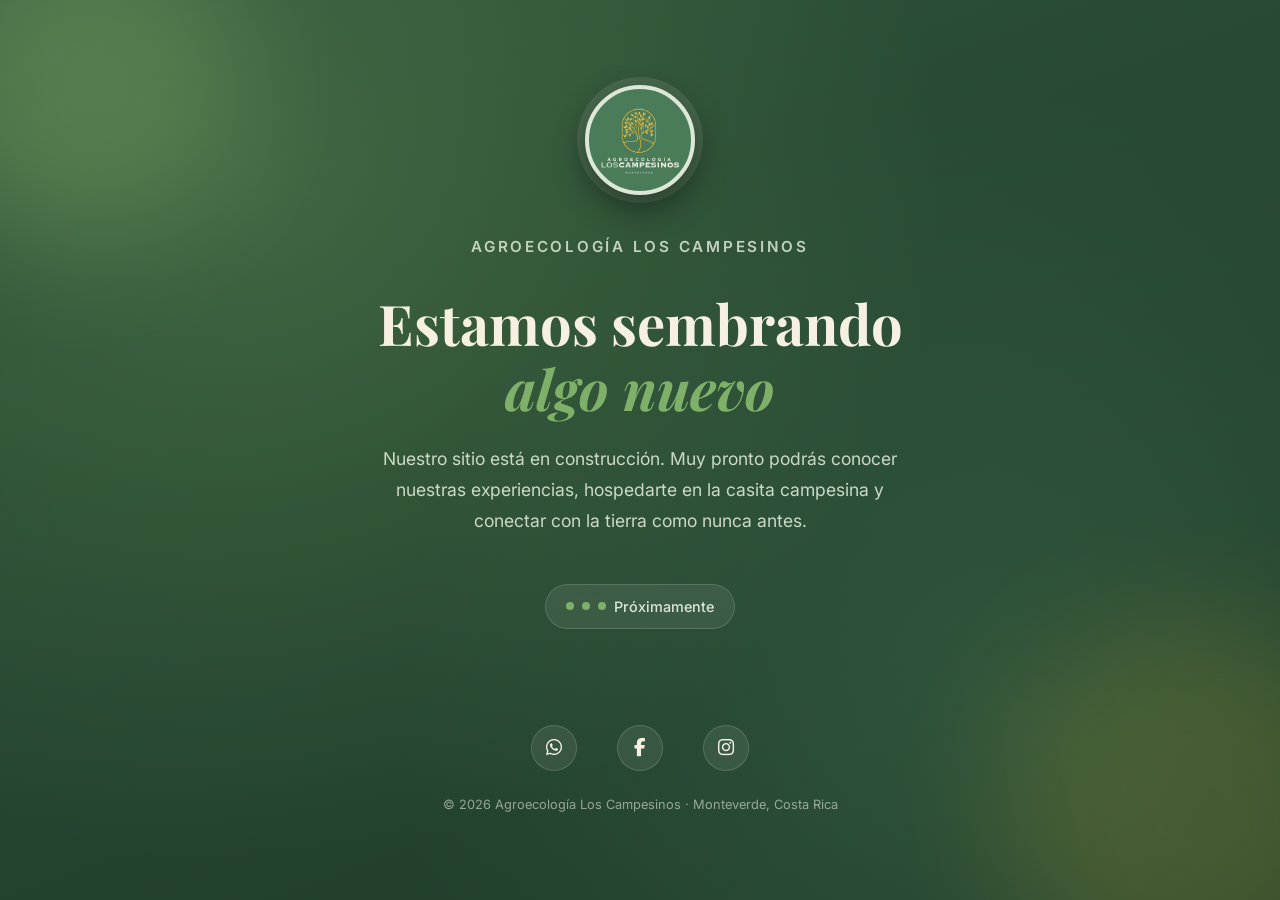
<file: index.html>
<!DOCTYPE html>
<html lang="es">
<head>
  <meta charset="UTF-8" />
  <meta name="viewport" content="width=device-width, initial-scale=1.0, viewport-fit=cover" />
  <meta name="description" content="Agroecología Los Campesinos — Muy pronto. Un proyecto de vida que conecta con la tierra." />
  <meta name="robots" content="noindex" />
  <title>Agroecología Los Campesinos — Muy pronto</title>

  <link rel="preconnect" href="https://fonts.googleapis.com" />
  <link rel="preconnect" href="https://fonts.gstatic.com" crossorigin />
  <link href="https://fonts.googleapis.com/css2?family=Inter:wght@400;500;600;700&family=Playfair+Display:wght@600;700&display=swap" rel="stylesheet" />

  <link rel="stylesheet" href="https://cdnjs.cloudflare.com/ajax/libs/font-awesome/6.5.1/css/all.min.css" />

  <link rel="stylesheet" href="assets/css/paleta.css" />
  <link rel="icon" type="image/png" href="assets/src/logo.png" />

  <style>
    /* Estilos exclusivos de esta página "en construcción" */
    .construccion {
      min-height: 100vh;
      min-height: 100svh;
      display: flex;
      flex-direction: column;
      align-items: center;
      justify-content: center;
      position: relative;
      overflow: hidden;
      background:
        radial-gradient(circle at 20% 20%, rgba(127, 176, 105, 0.25), transparent 55%),
        radial-gradient(circle at 80% 80%, rgba(74, 124, 89, 0.35), transparent 50%),
        linear-gradient(160deg, var(--verde-bosque) 0%, #1e3a28 100%);
      color: var(--crema);
      text-align: center;
      padding: var(--esp-lg) var(--esp-md);
    }

    /* Hojas decorativas en el fondo */
    .construccion::before,
    .construccion::after {
      content: "";
      position: absolute;
      border-radius: 50%;
      filter: blur(60px);
      opacity: 0.35;
      pointer-events: none;
    }
    .construccion::before {
      width: 320px; height: 320px;
      top: -80px; left: -80px;
      background: var(--verde-hoja);
      animation: flotar 14s ease-in-out infinite;
    }
    .construccion::after {
      width: 380px; height: 380px;
      bottom: -100px; right: -100px;
      background: var(--ocre);
      opacity: 0.18;
      animation: flotar 18s ease-in-out infinite reverse;
    }

    @keyframes flotar {
      0%, 100% { transform: translate(0, 0) scale(1); }
      50%      { transform: translate(30px, -30px) scale(1.08); }
    }

    .construccion__contenido {
      position: relative;
      z-index: 2;
      display: flex;
      flex-direction: column;
      align-items: center;
      gap: var(--esp-md);
      max-width: 640px;
      animation: aparecer 1s cubic-bezier(0.22, 1, 0.36, 1) both;
    }

    @keyframes aparecer {
      from { opacity: 0; transform: translateY(24px); }
      to   { opacity: 1; transform: translateY(0); }
    }

    /* Logo con el mismo marco del sitio */
    .construccion__logo {
      display: flex;
      align-items: center;
      justify-content: center;
      width: 110px;
      height: 110px;
      border-radius: 50%;
      background: var(--verde-tierra);
      border: 4px solid var(--verde-menta);
      box-shadow:
        0 12px 32px rgba(0, 0, 0, 0.45),
        0 0 0 8px rgba(220, 232, 213, 0.12);
      overflow: hidden;
      margin-bottom: var(--esp-sm);
      animation: respirar 4s ease-in-out infinite;
    }

    @keyframes respirar {
      0%, 100% { transform: scale(1); }
      50%      { transform: scale(1.03); }
    }

    .construccion__logo img {
      width: 78%;
      height: 78%;
      object-fit: contain;
    }

    .construccion__marca {
      font-family: var(--fuente-cuerpo);
      font-weight: 600;
      font-size: 0.95rem;
      letter-spacing: 0.18em;
      text-transform: uppercase;
      color: var(--verde-menta);
      opacity: 0.85;
      text-align: center;
    }

    .construccion__titulo {
      font-family: var(--fuente-titulos);
      font-weight: 700;
      font-size: clamp(2rem, 6vw, 3.5rem);
      line-height: 1.15;
      color: var(--crema);
      text-align: center;
      margin-top: var(--esp-xs);
    }

    .construccion__titulo em {
      font-style: italic;
      color: var(--verde-hoja);
    }

    .construccion__texto {
      font-size: clamp(1rem, 2vw, 1.1rem);
      line-height: 1.75;
      color: var(--verde-menta);
      opacity: 0.9;
      text-align: center;
      max-width: 520px;
    }

    /* Indicador tipo "loading" con puntos */
    .construccion__indicador {
      display: inline-flex;
      align-items: center;
      gap: 0.5rem;
      margin-top: var(--esp-md);
      padding: 0.6rem 1.25rem;
      border-radius: var(--radio-pill);
      background: rgba(255, 255, 255, 0.08);
      border: 1px solid rgba(255, 255, 255, 0.15);
      backdrop-filter: blur(12px);
      -webkit-backdrop-filter: blur(12px);
      font-size: 0.9rem;
      color: var(--verde-menta);
      font-weight: 500;
    }

    .construccion__punto {
      width: 8px;
      height: 8px;
      border-radius: 50%;
      background: var(--verde-hoja);
      animation: pulso 1.4s ease-in-out infinite;
    }

    .construccion__punto:nth-child(2) { animation-delay: 0.2s; }
    .construccion__punto:nth-child(3) { animation-delay: 0.4s; }

    @keyframes pulso {
      0%, 100% { opacity: 0.3; transform: scale(0.85); }
      50%      { opacity: 1; transform: scale(1.15); }
    }

    /* Pie con redes */
    .construccion__pie {
      position: relative;
      z-index: 2;
      margin-top: var(--esp-xxl);
      display: flex;
      flex-direction: column;
      align-items: center;
      gap: var(--esp-md);
      animation: aparecer 1.2s cubic-bezier(0.22, 1, 0.36, 1) 0.3s both;
    }

    .construccion__redes {
      display: flex;
      gap: var(--esp-lg);
    }

    .construccion__redes a {
      display: flex;
      align-items: center;
      justify-content: center;
      width: 46px;
      height: 46px;
      border-radius: 50%;
      background: rgba(255, 255, 255, 0.08);
      border: 1px solid rgba(255, 255, 255, 0.15);
      color: var(--crema);
      font-size: 1.15rem;
      transition: transform var(--transicion-rapida), background var(--transicion-rapida), color var(--transicion-rapida);
    }

    .construccion__redes a:hover {
      transform: translateY(-4px);
      background: var(--verde-hoja);
      color: var(--verde-bosque);
    }

    .construccion__copyright {
      font-size: 0.8rem;
      color: var(--verde-menta);
      opacity: 0.6;
      text-align: center;
    }

    /* Ajustes móviles */
    @media (max-width: 480px) {
      .construccion__logo {
        width: 88px;
        height: 88px;
        border-width: 3px;
      }
      .construccion__pie {
        margin-top: var(--esp-xl);
      }
      .construccion__redes {
        gap: var(--esp-md);
      }
      .construccion__redes a {
        width: 42px;
        height: 42px;
        font-size: 1rem;
      }
    }
  </style>
</head>
<body>

  <main class="construccion">

    <div class="construccion__contenido">

      <div class="construccion__logo">
        <img src="assets/src/logo.png" alt="Agroecología Los Campesinos" />
      </div>

      <p class="construccion__marca">Agroecología Los Campesinos</p>

      <h1 class="construccion__titulo">
        Estamos sembrando <em>algo nuevo</em>
      </h1>

      <p class="construccion__texto">
        Nuestro sitio está en construcción. Muy pronto podrás conocer nuestras
        experiencias, hospedarte en la casita campesina y conectar con la tierra
        como nunca antes.
      </p>

      <div class="construccion__indicador">
        <span class="construccion__punto"></span>
        <span class="construccion__punto"></span>
        <span class="construccion__punto"></span>
        <span>Próximamente</span>
      </div>

    </div>

    <div class="construccion__pie">
      <div class="construccion__redes">
        <a href="#" aria-label="WhatsApp">
          <i class="fa-brands fa-whatsapp"></i>
        </a>
        <a href="#" aria-label="Facebook">
          <i class="fa-brands fa-facebook-f"></i>
        </a>
        <a href="#" aria-label="Instagram">
          <i class="fa-brands fa-instagram"></i>
        </a>
      </div>

      <p class="construccion__copyright">
        © <span id="anio"></span> Agroecología Los Campesinos · Monteverde, Costa Rica
      </p>
    </div>

  </main>

  <script>
    // Año dinámico
    document.getElementById('anio').textContent = new Date().getFullYear();
  </script>

</body>
</html>
</file>
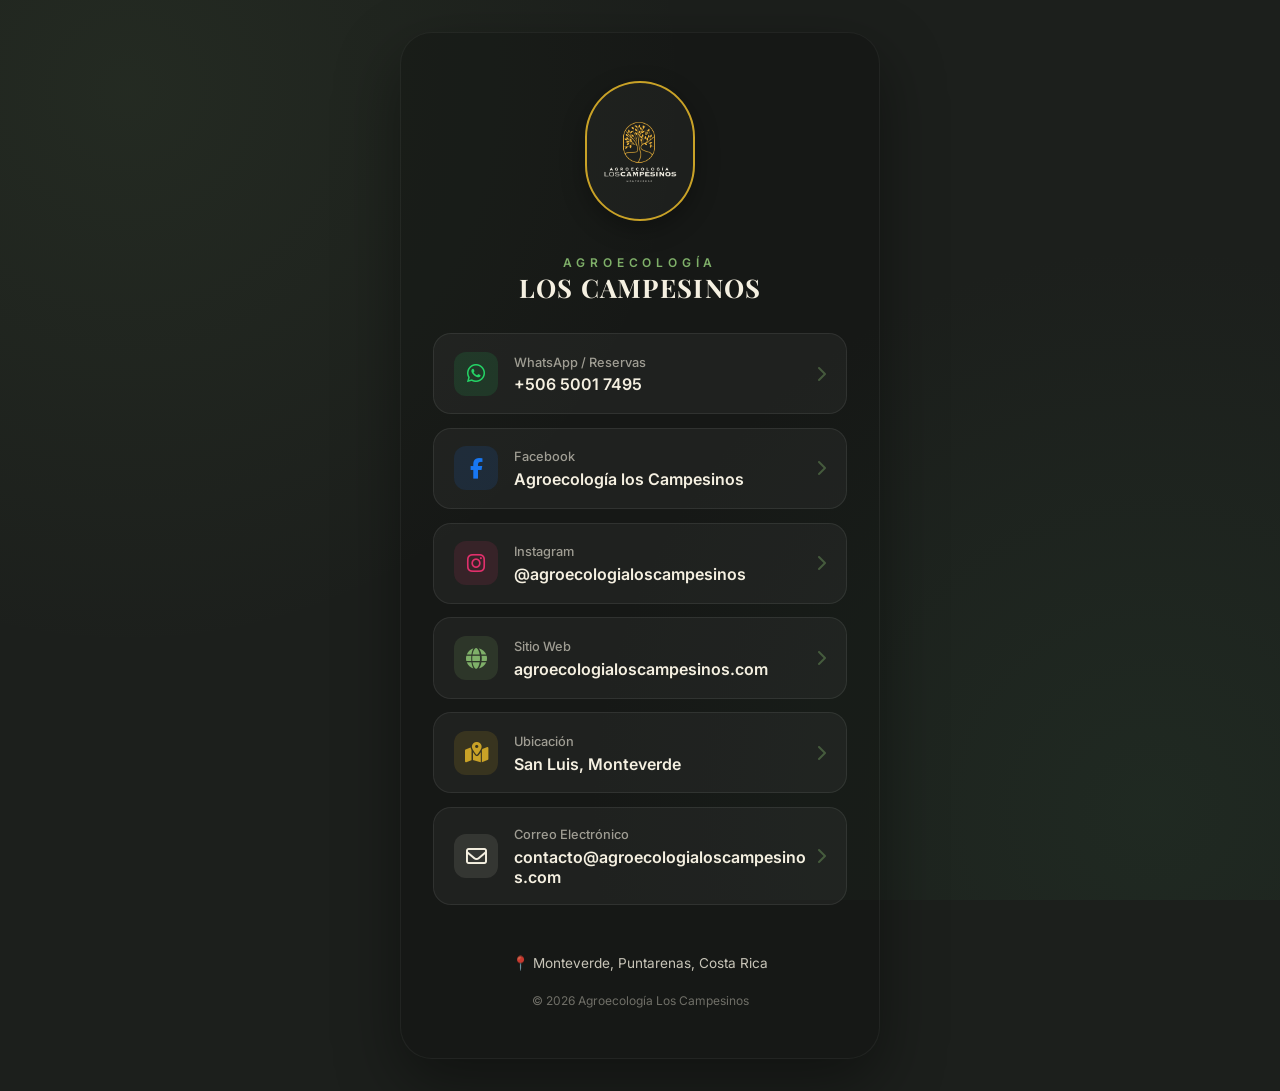
<file: contacto.html>
<!DOCTYPE html>
<html lang="es">

<head>
    <meta charset="UTF-8" />
    <meta name="viewport" content="width=device-width, initial-scale=1.0, viewport-fit=cover" />
    <meta name="description"
        content="Agroecología Los Campesinos — Contacto oficial, reservas y ubicación en Monteverde, Costa Rica." />
    <meta name="theme-color" content="#1c1f1c" />
    <title>Contacto · Agroecología Los Campesinos</title>

    <!-- Tipografías -->
    <link rel="preconnect" href="https://fonts.googleapis.com" />
    <link rel="preconnect" href="https://fonts.gstatic.com" crossorigin />
    <link
        href="https://fonts.googleapis.com/css2?family=Inter:wght@400;500;600;700&family=Playfair+Display:ital,wght@0,600;0,700;1,600&display=swap"
        rel="stylesheet" />

    <!-- Font Awesome -->
    <link rel="stylesheet" href="https://cdnjs.cloudflare.com/ajax/libs/font-awesome/6.5.1/css/all.min.css" />

    <!-- Referencia a la paleta del sitio -->
    <link rel="stylesheet" href="assets/css/paleta.css" />

    <link rel="icon" type="image/png" href="assets/src/logo.png" />

    <style>
        /* =========================================================
       ESTILOS ESPECÍFICOS DE LA PÁGINA DE CONTACTO (MODO OSCURO)
       ========================================================= */

        body {
            background-color: #1c1f1c;
            background-image:
                radial-gradient(circle at 10% 10%, rgba(127, 176, 105, 0.08), transparent 40%),
                radial-gradient(circle at 90% 90%, rgba(46, 83, 57, 0.2), transparent 40%);
            background-attachment: fixed;
            display: flex;
            flex-direction: column;
            align-items: center;
            min-height: 100vh;
            min-height: 100svh;
            padding: 0;
            margin: 0;
            -webkit-font-smoothing: antialiased;
        }

        .app-contacto {
            width: 100%;
            max-width: 480px;
            padding: 3rem 1.25rem 3rem;
            display: flex;
            flex-direction: column;
            gap: 2rem;
            position: relative;
            z-index: 1;
        }

        /* =========================================================
       HEADER: LOGO Y MARCA
       ========================================================= */
        .perfil {
            display: flex;
            flex-direction: column;
            align-items: center;
            text-align: center;
            gap: 1rem;
            animation: subir 0.8s cubic-bezier(0.22, 1, 0.36, 1) both;
        }

        .perfil__logo {
            width: 110px;
            height: 140px;
            border: 2px solid var(--ocre, #D4B87A);
            border-radius: 50% / 40%;
            display: flex;
            align-items: center;
            justify-content: center;
            padding: 1rem;
            background: rgba(255, 255, 255, 0.03);
            box-shadow: 0 8px 24px rgba(0, 0, 0, 0.3);
            margin-bottom: 0.5rem;
        }

        .perfil__logo img {
            width: 100%;
            height: 100%;
            object-fit: contain;
        }

        .perfil__marca {
            display: flex;
            flex-direction: column;
            gap: 0.2rem;
            margin-top: 0.5rem;
        }

        .perfil__marca span:first-child {
            font-size: 0.75rem;
            letter-spacing: 0.4em;
            color: var(--verde-hoja, #7FB069);
            font-weight: 600;
        }

        .perfil__marca span:last-child {
            font-family: var(--fuente-titulos, 'Playfair Display', serif);
            font-size: 1.6rem;
            letter-spacing: 0.05em;
            color: var(--crema, #F5F0E1);
            font-weight: 700;
            line-height: 1;
        }

        /* =========================================================
       BOTONES DE CONTACTO (Estilo iOS / Glassmorphism)
       ========================================================= */
        .botones {
            display: flex;
            flex-direction: column;
            gap: 0.85rem;
            animation: subir 0.8s cubic-bezier(0.22, 1, 0.36, 1) 0.15s both;
        }

        .btn {
            display: flex;
            align-items: center;
            background: rgba(255, 255, 255, 0.04);
            border: 1px solid rgba(255, 255, 255, 0.08);
            border-radius: 18px;
            padding: 1.1rem 1.25rem;
            text-decoration: none;
            color: var(--crema, #F5F0E1);
            backdrop-filter: blur(16px);
            -webkit-backdrop-filter: blur(16px);
            transition: all 0.25s cubic-bezier(0.22, 1, 0.36, 1);
            -webkit-tap-highlight-color: transparent;
            width: 100%;
            /* Asegura que ocupe todo el ancho disponible */
        }

        .btn:hover,
        .btn:focus-visible {
            transform: translateY(-2px);
            background: rgba(255, 255, 255, 0.08);
            border-color: rgba(255, 255, 255, 0.15);
            box-shadow: 0 8px 24px rgba(0, 0, 0, 0.2);
            outline: none;
        }

        .btn:active {
            transform: scale(0.98) translateY(0);
            background: rgba(255, 255, 255, 0.12);
        }

        .btn__icono {
            width: 44px;
            height: 44px;
            border-radius: 12px;
            display: flex;
            align-items: center;
            justify-content: center;
            font-size: 1.3rem;
            flex-shrink: 0;
            margin-right: 1rem;
            transition: transform 0.25s ease;
        }

        .btn:hover .btn__icono {
            transform: scale(1.1) rotate(-3deg);
        }

        /* Colores de los íconos */
        .btn--whatsapp .btn__icono {
            background: rgba(37, 211, 102, 0.12);
            color: #25D366;
        }

        .btn--facebook .btn__icono {
            background: rgba(24, 119, 242, 0.12);
            color: #1877F2;
        }

        .btn--instagram .btn__icono {
            background: rgba(225, 48, 108, 0.12);
            color: #E1306C;
        }

        .btn--web .btn__icono {
            background: rgba(127, 176, 105, 0.15);
            color: var(--verde-hoja, #7FB069);
        }

        .btn--email .btn__icono {
            background: rgba(245, 240, 225, 0.1);
            color: var(--crema, #F5F0E1);
        }

        .btn--maps .btn__icono {
            background: rgba(201, 162, 39, 0.15);
            color: var(--ocre, #D4B87A);
        }

        /* Contenido del botón */
        .btn__texto {
            display: flex;
            flex-direction: column;
            flex: 1;
            /* Ocupa todo el espacio restante */
            min-width: 0;
            /* CRUCIAL: Permite que el texto se ajuste y no empuje la flecha fuera */
            text-align: left;
        }

        .btn__titulo {
            font-size: 0.8rem;
            font-weight: 500;
            color: rgba(245, 240, 225, 0.6);
            margin-bottom: 0.15rem;
        }

        .btn__valor {
            font-size: 1rem;
            font-weight: 600;
            color: var(--crema, #F5F0E1);
            line-height: 1.2;
            /* Evita que textos muy largos rompan el diseño */
            overflow-wrap: break-word;
            word-wrap: break-word;
            word-break: break-word;
        }

        .btn__flecha {
            font-size: 1rem;
            color: var(--verde-hoja, #7FB069);
            opacity: 0.4;
            margin-left: 0.5rem;
            transition: transform 0.25s ease, opacity 0.25s ease;
            flex-shrink: 0;
            /* La flecha nunca se encoge */
        }

        .btn:hover .btn__flecha {
            transform: translateX(3px);
            opacity: 1;
        }

        /* =========================================================
       FOOTER
       ========================================================= */
        .pie {
            text-align: center;
            font-size: 0.85rem;
            color: rgba(245, 240, 225, 0.6);
            margin-top: 1rem;
            animation: subir 0.8s cubic-bezier(0.22, 1, 0.36, 1) 0.3s both;
        }

        /* Forzamos el color claro para que se vea sobre el fondo oscuro */
        .pie p {
            color: rgba(245, 240, 225, 0.8) !important;
            text-align: center;
        }

        .pie strong {
            color: var(--crema, #F5F0E1);
            font-weight: 600;
        }

        /* =========================================================
       ANIMACIONES Y RESPONSIVE
       ========================================================= */
        @keyframes subir {
            from {
                opacity: 0;
                transform: translateY(20px);
            }

            to {
                opacity: 1;
                transform: translateY(0);
            }
        }

        @media (max-width: 380px) {
            .perfil__marca span:last-child {
                font-size: 1.3rem;
            }

            .btn {
                padding: 0.9rem 1rem;
                border-radius: 14px;
            }

            .btn__icono {
                width: 38px;
                height: 38px;
                font-size: 1.1rem;
                margin-right: 0.75rem;
            }

            /* Reducimos un poco el tamaño en móviles muy pequeños para que quepa mejor el correo */
            .btn__valor {
                font-size: 0.85rem;
            }
        }

        @media (min-width: 480px) {
            body {
                justify-content: center;
            }

            .app-contacto {
                background: rgba(0, 0, 0, 0.2);
                border-radius: 32px;
                border: 1px solid rgba(255, 255, 255, 0.05);
                box-shadow: 0 24px 64px rgba(0, 0, 0, 0.4);
                padding: 3rem 2rem;
                margin: 2rem 0;
            }
        }
    </style>
</head>

<body>

    <main class="app-contacto">

        <!-- HEADER: Logo + Marca -->
        <header class="perfil">
            <div class="perfil__logo">
                <img src="assets/src/logo.png" alt="Logo Agroecología Los Campesinos" />
            </div>

            <div class="perfil__marca">
                <span>AGROECOLOGÍA</span>
                <span>LOS CAMPESINOS</span>
            </div>
        </header>

        <!-- BOTONES DE CONTACTO -->
        <nav class="botones">

            <!-- 1. WhatsApp -->
            <a href="https://wa.me/50650017495?text=Hola%2C%20quisiera%20m%C3%A1s%20informaci%C3%B3n%20sobre%20Agroecolog%C3%ADa%20Los%20Campesinos"
                target="_blank" rel="noopener" class="btn btn--whatsapp">
                <div class="btn__icono">
                    <i class="fa-brands fa-whatsapp"></i>
                </div>
                <div class="btn__texto">
                    <span class="btn__titulo">WhatsApp / Reservas</span>
                    <span class="btn__valor">+506 5001 7495</span>
                </div>
                <i class="fa-solid fa-chevron-right btn__flecha"></i>
            </a>

            <!-- 2. Facebook -->
            <a href="https://facebook.com/AgroecologialosCampesinos" target="_blank" rel="noopener"
                class="btn btn--facebook">
                <div class="btn__icono">
                    <i class="fa-brands fa-facebook-f"></i>
                </div>
                <div class="btn__texto">
                    <span class="btn__titulo">Facebook</span>
                    <span class="btn__valor">Agroecología los Campesinos</span>
                </div>
                <i class="fa-solid fa-chevron-right btn__flecha"></i>
            </a>

            <!-- 3. Instagram -->
            <a href="https://instagram.com/agroecologialoscampesinos" target="_blank" rel="noopener"
                class="btn btn--instagram">
                <div class="btn__icono">
                    <i class="fa-brands fa-instagram"></i>
                </div>
                <div class="btn__texto">
                    <span class="btn__titulo">Instagram</span>
                    <span class="btn__valor">@agroecologialoscampesinos</span>
                </div>
                <i class="fa-solid fa-chevron-right btn__flecha"></i>
            </a>

            <!-- 4. Sitio Web -->
            <a href="https://agroecologialoscampesinos.com" target="_blank" rel="noopener" class="btn btn--web">
                <div class="btn__icono">
                    <i class="fa-solid fa-globe"></i>
                </div>
                <div class="btn__texto">
                    <span class="btn__titulo">Sitio Web</span>
                    <span class="btn__valor">agroecologialoscampesinos.com</span>
                </div>
                <i class="fa-solid fa-chevron-right btn__flecha"></i>
            </a>

            <!-- 5. Google Maps -->
            <a href="https://www.google.com/maps/place/Agroecolog%C3%ADa+los+Campesinos/@10.2802305,-84.8109186,1082m/data=!3m2!1e3!4b1!4m6!3m5!1s0x8fa0192112715077:0xe9cd3daec9dd96f9!8m2!3d10.2802305!4d-84.8083437!16s%2Fg%2F11v69bcfc2?entry=ttu&g_ep=EgoyMDI2MTAyMC4wIKXMDSoASAFQAw%3D%3D"
                target="_blank" rel="noopener" class="btn btn--maps">
                <div class="btn__icono">
                    <i class="fa-solid fa-map-location-dot"></i>
                </div>
                <div class="btn__texto">
                    <span class="btn__titulo">Ubicación</span>
                    <span class="btn__valor">San Luis, Monteverde</span>
                </div>
                <i class="fa-solid fa-chevron-right btn__flecha"></i>
            </a>

            <!-- 6. Correo (Ajustado con target="_blank" para forzar apertura) -->
            <a href="mailto:contacto@agroecologialoscampesinos.com?subject=Contacto%20desde%20la%20web" target="_blank"
                rel="noopener" class="btn btn--email">
                <div class="btn__icono">
                    <i class="fa-regular fa-envelope"></i>
                </div>
                <div class="btn__texto">
                    <span class="btn__titulo">Correo Electrónico</span>
                    <span class="btn__valor">contacto@agroecologialoscampesinos.com</span>
                </div>
                <i class="fa-solid fa-chevron-right btn__flecha"></i>
            </a>

        </nav>

        <!-- FOOTER -->
        <footer class="pie">
            <p>📍 Monteverde, Puntarenas, Costa Rica</p>
            <p style="margin-top: 1rem; opacity: 0.5; font-size: 0.75rem;">© <span id="anio"></span> Agroecología Los
                Campesinos</p>
        </footer>

    </main>

    <script>
        // Rellenar el año actual
        document.getElementById('anio').textContent = new Date().getFullYear();
    </script>

</body>

</html>
</file>
<file: assets/css/paleta.css>
/* =========================================================
   Agroecología los Campesinos — Sistema de Diseño
   Archivo: assets/css/paleta.css
   ========================================================= */

:root {
    /* ---------- PALETA PRINCIPAL ---------- */
    --verde-bosque: #2E5339;
    --verde-tierra: #4A7C59;
    --verde-hoja: #7FB069;
    --verde-menta: #DCE8D5;

    /* ---------- TIERRA Y CÁLIDOS ---------- */
    --marron-tierra: #6B4226;
    --ocre: #C9A227;
    --crema: #F5F0E1;
    --beige-suave: #EDE6D3;

    /* ---------- NEUTROS ---------- */
    --texto-principal: #2B2B2B;
    --texto-secundario: #5A5A5A;
    --blanco: #FFFFFF;
    --sombra: rgba(46, 83, 57, 0.15);

    /* ---------- TIPOGRAFÍA ---------- */
    --fuente-titulos: 'Playfair Display', 'Georgia', serif;
    --fuente-cuerpo: 'Inter', 'Segoe UI', system-ui, sans-serif;

    --tam-base: 1rem;
    --tam-h1: clamp(2rem, 5vw, 3.25rem);
    --tam-h2: clamp(1.5rem, 3.5vw, 2.25rem);
    --tam-h3: clamp(1.15rem, 2.5vw, 1.5rem);

    /* ---------- ESPACIADO ---------- */
    --esp-xs: 0.5rem;
    --esp-sm: 1rem;
    --esp-md: 1.5rem;
    --esp-lg: 2.5rem;
    --esp-xl: 4rem;
    --esp-xxl: 6rem;

    /* ---------- FORMAS ---------- */
    --radio-sm: 6px;
    --radio-md: 12px;
    --radio-lg: 24px;
    --radio-pill: 999px;

    --transicion-rapida: 0.2s ease;
    --transicion-suave: 0.35s ease;

    /* ---------- SOMBRAS ---------- */
    --sombra-suave: 0 2px 8px var(--sombra);
    --sombra-media: 0 6px 18px var(--sombra);
    --sombra-fuerte: 0 12px 32px var(--sombra);

    /* ---------- ALTURA DEL NAV ---------- */
    --altura-nav: 88px;
}

/* =========================================================
   RESET Y BASE
   ========================================================= */

*,
*::before,
*::after {
    box-sizing: border-box;
    margin: 0;
    padding: 0;
}

html {
    scroll-behavior: smooth;
    scroll-padding-top: var(--altura-nav);
    -webkit-text-size-adjust: 100%;
}

body {
    font-family: var(--fuente-cuerpo);
    font-size: var(--tam-base);
    line-height: 1.6;
    color: var(--texto-principal);
    background-color: var(--crema);
    -webkit-font-smoothing: antialiased;
    overflow-x: hidden;
}

h1,
h2,
h3,
h4 {
    font-family: var(--fuente-titulos);
    color: var(--verde-bosque);
    line-height: 1.2;
    font-weight: 700;
    text-align: center;
}

h1 {
    font-size: var(--tam-h1);
}

h2 {
    font-size: var(--tam-h2);
}

h3 {
    font-size: var(--tam-h3);
}

p {
    color: var(--texto-principal);
    text-align: center;
}

a {
    color: var(--verde-tierra);
    text-decoration: none;
    transition: color var(--transicion-rapida);
}

a:hover {
    color: var(--verde-hoja);
}

img {
    max-width: 100%;
    display: block;
    height: auto;
}

/* =========================================================
   UTILIDADES
   ========================================================= */

.contenedor {
    width: min(100% - 2rem, 1200px);
    margin-inline: auto;
}

.seccion {
    padding-block: var(--esp-xxl);
    padding-top: calc(var(--esp-xxl) + var(--altura-nav));
}

.seccion--alterna {
    background-color: var(--beige-suave);
}

.seccion--verde {
    background-color: var(--verde-menta);
}

/* =========================================================
   NAV (fijo, glass iOS)
   ========================================================= */

.nav {
    position: fixed;
    top: 0;
    left: 0;
    right: 0;
    height: var(--altura-nav);
    z-index: 1000;
    background: rgba(245, 240, 225, 0.82);
    backdrop-filter: saturate(180%) blur(20px);
    -webkit-backdrop-filter: saturate(180%) blur(20px);
    border-bottom: 1px solid rgba(46, 83, 57, 0.08);
    display: flex;
    align-items: center;
    box-shadow: 0 1px 0 rgba(255, 255, 255, 0.6) inset;
}

.nav__contenedor {
    display: flex;
    align-items: center;
    justify-content: space-between;
    width: min(100% - 2rem, 1200px);
    margin-inline: auto;
}

.nav__logo {
    display: flex;
    align-items: center;
    gap: 0.85rem;
    font-family: var(--fuente-titulos);
    font-weight: 700;
    color: var(--verde-bosque);
    text-align: left;
}

.nav__logo-marco {
    display: flex;
    align-items: center;
    justify-content: center;
    width: 64px;
    height: 64px;
    border-radius: 50%;
    background: var(--verde-bosque);
    border: 3px solid var(--blanco);
    box-shadow:
        0 4px 14px rgba(46, 83, 57, 0.35),
        0 0 0 2px rgba(46, 83, 57, 0.15);
    overflow: hidden;
    flex-shrink: 0;
    transition: transform var(--transicion-suave), box-shadow var(--transicion-suave);
}

.nav__logo:hover .nav__logo-marco {
    transform: scale(1.06);
    box-shadow:
        0 6px 18px rgba(46, 83, 57, 0.45),
        0 0 0 2px rgba(46, 83, 57, 0.25);
}

.nav__logo-marco img {
    width: 78%;
    height: 78%;
    object-fit: contain;
    display: block;
}

.nav__logo-texto {
    font-size: 1.2rem;
    letter-spacing: 0.01em;
    color: var(--verde-bosque);
    text-shadow: 0 1px 0 rgba(255, 255, 255, 0.7);
}

.nav__links {
    display: flex;
    align-items: center;
    gap: 1.5rem;
}

.nav__links a {
    color: var(--verde-bosque);
    font-weight: 500;
    font-size: 0.92rem;
    position: relative;
    padding: 0.25rem 0;
}

.nav__links a::after {
    content: "";
    position: absolute;
    left: 0;
    bottom: -2px;
    width: 0;
    height: 2px;
    background: var(--verde-tierra);
    transition: width var(--transicion-rapida);
}

.nav__links a:hover::after {
    width: 100%;
}

.nav__toggle {
    display: none;
    background: none;
    border: none;
    font-size: 1.4rem;
    color: var(--verde-bosque);
    cursor: pointer;
    padding: 0.4rem;
}

/* =========================================================
   HERO
   ========================================================= */

.hero {
    position: relative;
    height: 100vh;
    min-height: 560px;
    display: flex;
    align-items: center;
    justify-content: center;
    text-align: center;
    overflow: hidden;
    background: var(--verde-bosque);
}

.hero__video {
    position: absolute;
    inset: 0;
    width: 100%;
    height: 100%;
    object-fit: cover;
    z-index: 0;
}

.hero__overlay {
    position: absolute;
    inset: 0;
    background: linear-gradient(to bottom,
            rgba(30, 50, 35, 0.55),
            rgba(30, 50, 35, 0.35) 60%,
            rgba(30, 50, 35, 0.75));
    z-index: 1;
}

.hero__contenido {
    position: relative;
    z-index: 2;
    padding: 0 1.5rem;
    max-width: 900px;
    width: 100%;
}

.hero__slogan {
    color: var(--blanco);
    font-family: var(--fuente-titulos);
    font-size: clamp(1.75rem, 5vw, 3.5rem);
    font-weight: 700;
    line-height: 1.15;
    text-align: center;
    text-shadow: 0 4px 24px rgba(0, 0, 0, 0.45);
}

.hero__scroll {
    position: absolute;
    bottom: 2rem;
    left: 50%;
    transform: translateX(-50%);
    z-index: 2;
    color: var(--blanco);
    font-size: 1.5rem;
    animation: rebote 2s infinite;
}

@keyframes rebote {

    0%,
    100% {
        transform: translate(-50%, 0);
    }

    50% {
        transform: translate(-50%, 10px);
    }
}

/* =========================================================
   TÍTULOS DE SECCIÓN
   ========================================================= */

.titulo-seccion {
    text-align: center;
    max-width: 900px;
    margin: 0 auto var(--esp-xl);
}

/* =========================================================
   COMPONENTES COMPARTIDOS DE CARRUSEL
   ========================================================= */

/* Flechas de navegación (compartidas por todos los carruseles) */
.carrusel__flecha {
    position: absolute;
    top: 50%;
    transform: translateY(-50%);
    width: 48px;
    height: 48px;
    border-radius: 50%;
    background: rgba(255, 255, 255, 0.92);
    backdrop-filter: blur(12px);
    -webkit-backdrop-filter: blur(12px);
    border: 1px solid rgba(46, 83, 57, 0.12);
    box-shadow: var(--sombra-media);
    color: var(--verde-bosque);
    font-size: 1.05rem;
    cursor: pointer;
    display: flex;
    align-items: center;
    justify-content: center;
    z-index: 5;
    transition: transform var(--transicion-rapida), background var(--transicion-rapida), opacity var(--transicion-rapida);
}

.carrusel__flecha:hover {
    background: var(--blanco);
    transform: translateY(-50%) scale(1.08);
}

.carrusel__flecha:disabled {
    opacity: 0.3;
    cursor: not-allowed;
    transform: translateY(-50%);
}

.carrusel__flecha--izq {
    left: -8px;
}

.carrusel__flecha--der {
    right: -8px;
}

/* Dots indicadores (compartidos) */
.carrusel__dots {
    display: flex;
    justify-content: center;
    gap: 0.5rem;
    margin-top: var(--esp-sm);
}

.carrusel__dot {
    width: 8px;
    height: 8px;
    border-radius: 50%;
    background: rgba(46, 83, 57, 0.25);
    border: none;
    cursor: pointer;
    transition: background var(--transicion-rapida), width var(--transicion-rapida);
    padding: 0;
}

.carrusel__dot.activo {
    background: var(--verde-tierra);
    width: 24px;
    border-radius: var(--radio-pill);
}

/* Barra de progreso (compartida por íconos y valores) */
.carrusel-iconos__progreso {
    width: 100%;
    max-width: 320px;
    height: 3px;
    margin: var(--esp-md) auto 0;
    background: rgba(46, 83, 57, 0.12);
    border-radius: var(--radio-pill);
    overflow: hidden;
}

.carrusel-iconos__barra {
    height: 100%;
    width: 33.333%;
    background: var(--verde-tierra);
    border-radius: var(--radio-pill);
    transition: transform 0.4s cubic-bezier(0.22, 1, 0.36, 1), width 0.4s ease;
}

/* =========================================================
   CARRUSEL DE TARJETAS (Experiencias)
   ========================================================= */

.carrusel {
    position: relative;
    margin-bottom: var(--esp-xxl);
}

.carrusel__viewport {
    display: flex;
    gap: var(--esp-md);
    overflow-x: auto;
    scroll-snap-type: x mandatory;
    scroll-behavior: smooth;
    padding: 1rem 0.25rem 2rem;
    scrollbar-width: none;
    -ms-overflow-style: none;
    -webkit-overflow-scrolling: touch;
}

.carrusel__viewport::-webkit-scrollbar {
    display: none;
}

.tarjeta {
    background: var(--blanco);
    border-radius: var(--radio-lg);
    overflow: hidden;
    box-shadow: var(--sombra-suave);
    transition: transform var(--transicion-suave), box-shadow var(--transicion-suave);
    display: flex;
    flex-direction: column;
    text-align: left;
    flex: 0 0 calc((100% - var(--esp-md) * 2) / 3);
    scroll-snap-align: start;
    min-width: 0;
}

.tarjeta:hover {
    transform: translateY(-8px);
    box-shadow: var(--sombra-fuerte);
}

.tarjeta__imagen {
    aspect-ratio: 4 / 3;
    overflow: hidden;
    background: var(--verde-menta);
}

.tarjeta__imagen img {
    width: 100%;
    height: 100%;
    object-fit: cover;
    transition: transform 0.6s ease;
}

.tarjeta:hover .tarjeta__imagen img {
    transform: scale(1.05);
}

.tarjeta__cuerpo {
    padding: var(--esp-md);
    flex: 1;
    display: flex;
    flex-direction: column;
    gap: var(--esp-sm);
    text-align: left;
}

.tarjeta__cuerpo h3 {
    font-size: 1.25rem;
    text-align: left;
}

.tarjeta__cuerpo p {
    color: var(--texto-secundario);
    font-size: 0.95rem;
    text-align: left;
    line-height: 1.65;
    flex: 1;
}

/* Botón dentro de la tarjeta */
.boton-tarjeta {
    display: inline-flex;
    align-items: center;
    gap: 0.5rem;
    align-self: flex-start;
    margin-top: auto;
    padding: 0.65rem 1.25rem;
    background: var(--verde-menta);
    color: var(--verde-bosque);
    border-radius: var(--radio-pill);
    font-weight: 600;
    font-size: 0.9rem;
    transition: background var(--transicion-rapida), color var(--transicion-rapida), gap var(--transicion-rapida);
}

.boton-tarjeta i {
    font-size: 0.8rem;
    transition: transform var(--transicion-rapida);
}

.boton-tarjeta:hover {
    background: var(--verde-bosque);
    color: var(--blanco);
}

.boton-tarjeta:hover i {
    transform: translateX(4px);
}

/* =========================================================
   CARRUSEL MINIMALISTA DE ÍCONOS
   ========================================================= */

.carrusel-iconos {
    position: relative;
    margin-top: var(--esp-xxl);
}

.carrusel-iconos__viewport {
    display: flex;
    gap: var(--esp-xl);
    overflow-x: auto;
    scroll-snap-type: x mandatory;
    scroll-behavior: smooth;
    padding: 1rem 0 1.5rem;
    scrollbar-width: none;
    -ms-overflow-style: none;
    -webkit-overflow-scrolling: touch;
}

.carrusel-iconos__viewport::-webkit-scrollbar {
    display: none;
}

.carrusel-iconos .icono {
    flex: 0 0 calc((100% - var(--esp-xl) * 2) / 3);
    scroll-snap-align: start;
    text-align: center;
    padding: 0;
    background: none;
    border-radius: 0;
    transition: opacity var(--transicion-suave);
    min-width: 0;
}

.carrusel-iconos .icono__circulo {
    width: 76px;
    height: 76px;
    margin: 0 auto var(--esp-md);
    border-radius: 50%;
    background: transparent;
    border: 2px solid var(--verde-tierra);
    color: var(--verde-bosque);
    display: flex;
    align-items: center;
    justify-content: center;
    font-size: 1.9rem;
    transition: transform var(--transicion-suave), background var(--transicion-suave), color var(--transicion-suave), border-color var(--transicion-suave);
}

.carrusel-iconos .icono:hover .icono__circulo {
    transform: translateY(-4px);
    background: var(--verde-bosque);
    border-color: var(--verde-bosque);
    color: var(--blanco);
}

.carrusel-iconos .icono h3 {
    font-size: 1.1rem;
    margin-bottom: var(--esp-xs);
    text-align: center;
}

.carrusel-iconos .icono p {
    color: var(--texto-secundario);
    font-size: 0.92rem;
    text-align: center;
    line-height: 1.65;
    max-width: 320px;
    margin-inline: auto;
}

/* =========================================================
   CARRUSEL DE VALORES
   ========================================================= */

.carrusel-valores {
    position: relative;
    margin-bottom: var(--esp-xxl);
}

.carrusel-valores__viewport {
    display: flex;
    gap: var(--esp-lg);
    overflow-x: auto;
    scroll-snap-type: x mandatory;
    scroll-behavior: smooth;
    padding: 1rem 0.25rem 2rem;
    scrollbar-width: none;
    -ms-overflow-style: none;
    -webkit-overflow-scrolling: touch;
}

.carrusel-valores__viewport::-webkit-scrollbar {
    display: none;
}

.carrusel-valores .valor {
    flex: 0 0 calc((100% - var(--esp-lg) * 2) / 3);
    scroll-snap-align: start;
    background: var(--blanco);
    border-radius: var(--radio-lg);
    padding: var(--esp-lg) var(--esp-md);
    text-align: center;
    box-shadow: var(--sombra-suave);
    transition: transform var(--transicion-suave), box-shadow var(--transicion-suave);
    display: flex;
    flex-direction: column;
    align-items: center;
    gap: var(--esp-xs);
    min-width: 0;
}

.carrusel-valores .valor:hover {
    transform: translateY(-6px);
    box-shadow: var(--sombra-media);
}

.valor__icono {
    width: 68px;
    height: 68px;
    border-radius: 50%;
    background: var(--verde-menta);
    color: var(--verde-bosque);
    display: flex;
    align-items: center;
    justify-content: center;
    font-size: 1.7rem;
    margin-bottom: var(--esp-xs);
    transition: background var(--transicion-suave), color var(--transicion-suave), transform var(--transicion-suave);
}

.valor:hover .valor__icono {
    background: var(--verde-bosque);
    color: var(--blanco);
    transform: scale(1.06);
}

.valor h3 {
    font-size: 1.15rem;
    text-align: center;
}

.valor p {
    color: var(--texto-secundario);
    font-size: 0.95rem;
    text-align: center;
    line-height: 1.6;
}

/* =========================================================
   CARRUSEL DE RESPALDO
   ========================================================= */

.respaldo {
    text-align: center;
    padding-top: var(--esp-xl);
    border-top: 1px solid rgba(46, 83, 57, 0.12);
}

.respaldo__titulo {
    font-family: var(--fuente-titulos);
    color: var(--verde-bosque);
    font-size: 1.4rem;
    margin-bottom: var(--esp-lg);
    text-align: center;
}

.carrusel-respaldo {
    position: relative;
    max-width: 900px;
    margin-inline: auto;
}

.carrusel-respaldo__viewport {
    display: flex;
    gap: var(--esp-lg);
    overflow-x: auto;
    scroll-snap-type: x mandatory;
    scroll-behavior: smooth;
    padding: 1rem 0.25rem 1.5rem;
    scrollbar-width: none;
    -ms-overflow-style: none;
    -webkit-overflow-scrolling: touch;
}

.carrusel-respaldo__viewport::-webkit-scrollbar {
    display: none;
}

.carrusel-respaldo .respaldo__item {
    flex: 0 0 calc((100% - var(--esp-lg) * 3) / 4);
    scroll-snap-align: start;
    display: flex;
    align-items: center;
    justify-content: center;
    padding: var(--esp-md);
    background: var(--blanco);
    border-radius: var(--radio-md);
    box-shadow: var(--sombra-suave);
    aspect-ratio: 1 / 1;
    transition: transform var(--transicion-suave), box-shadow var(--transicion-suave);
    min-width: 0;
}

.carrusel-respaldo .respaldo__item:hover {
    transform: translateY(-4px);
    box-shadow: var(--sombra-media);
}

.carrusel-respaldo .respaldo__item img {
    max-width: 100%;
    max-height: 100%;
    object-fit: contain;
    filter: grayscale(0.3);
    opacity: 0.85;
    transition: filter var(--transicion-suave), opacity var(--transicion-suave);
}

.carrusel-respaldo .respaldo__item:hover img {
    filter: grayscale(0);
    opacity: 1;
}

/* =========================================================
   VISÍTANOS
   ========================================================= */

.visitanos {
    background: var(--crema);
}

.visitanos__contenido {
    max-width: 820px;
    margin-inline: auto;
    text-align: center;
    display: flex;
    flex-direction: column;
    gap: var(--esp-md);
}

.visitanos__contenido h2 {
    margin-bottom: var(--esp-xs);
}

.visitanos__contenido>p {
    font-size: 1.08rem;
    color: var(--texto-secundario);
    line-height: 1.75;
}

.visitanos__pregunta {
    font-family: var(--fuente-titulos);
    color: var(--verde-tierra) !important;
    font-size: 1.4rem !important;
    font-weight: 700;
    margin-top: var(--esp-md) !important;
}

.visitanos .video-seccion {
    margin-block: var(--esp-lg);
}

.visitanos__accion {
    margin-top: var(--esp-lg);
    text-align: center;
}

.visitanos__accion .boton {
    margin-bottom: 0;
}

/* =========================================================
   VIDEO DE SECCIÓN
   ========================================================= */

.video-seccion {
    border-radius: var(--radio-lg);
    overflow: hidden;
    box-shadow: var(--sombra-media);
    aspect-ratio: 16 / 9;
    background: var(--verde-bosque);
}

.video-seccion video {
    width: 100%;
    height: 100%;
    object-fit: cover;
    display: block;
}

/* =========================================================
   NOSOTROS
   ========================================================= */

.nosotros {
    background: var(--crema);
}

.nosotros__contenido {
    max-width: 900px;
    margin-inline: auto;
    text-align: center;
}

.nosotros__foto {
    border-radius: var(--radio-lg);
    overflow: hidden;
    box-shadow: var(--sombra-media);
    margin-bottom: var(--esp-lg);
    aspect-ratio: 16 / 9;
}

.nosotros__foto img {
    width: 100%;
    height: 100%;
    object-fit: cover;
}

.nosotros__texto {
    display: flex;
    flex-direction: column;
    gap: var(--esp-md);
    text-align: left;
    margin-bottom: var(--esp-lg);
}

.nosotros__texto p {
    color: var(--texto-secundario);
    font-size: 1.02rem;
    text-align: left;
    line-height: 1.8;
}

.nosotros__accion {
    text-align: center;
}

.nosotros__accion .boton {
    margin-bottom: 0;
}

/* =========================================================
   VOLUNTARIADO
   ========================================================= */

.voluntariado {
    background: var(--beige-suave);
}

.voluntariado__contenido {
    max-width: 1100px;
    margin-inline: auto;
}

.voluntariado__grid {
    display: grid;
    grid-template-columns: 1fr 1fr;
    gap: var(--esp-xl);
    align-items: center;
}

.voluntariado__imagen {
    border-radius: var(--radio-lg);
    overflow: hidden;
    box-shadow: var(--sombra-media);
    aspect-ratio: 4 / 3;
    background: var(--verde-menta);
}

.voluntariado__imagen img {
    width: 100%;
    height: 100%;
    object-fit: cover;
    display: block;
}

.voluntariado__texto {
    display: flex;
    flex-direction: column;
    gap: var(--esp-md);
    text-align: left;
}

.voluntariado__texto p {
    color: var(--texto-secundario);
    font-size: 1.08rem;
    text-align: left;
    line-height: 1.75;
}

.voluntariado__texto .boton {
    align-self: flex-start;
    margin-bottom: 0;
    margin-top: var(--esp-sm);
}

/* =========================================================
   VALORES (sección contenedora — el carrusel ya está arriba)
   ========================================================= */

.valores {
    background: var(--crema);
}

/* =========================================================
   CONTACTO
   ========================================================= */

.contacto__contenido {
    max-width: 720px;
    margin-inline: auto;
    text-align: center;
}

.boton {
    display: inline-flex;
    align-items: center;
    gap: 0.6rem;
    background: var(--verde-bosque);
    color: var(--blanco);
    padding: 1rem 2.2rem;
    border-radius: var(--radio-pill);
    font-weight: 600;
    font-size: 1.05rem;
    margin-bottom: var(--esp-xl);
    box-shadow: var(--sombra-media);
    transition: transform var(--transicion-rapida), background var(--transicion-rapida);
}

.boton:hover {
    background: var(--verde-tierra);
    color: var(--blanco);
    transform: translateY(-3px);
}

.boton--outline {
    background: transparent;
    color: var(--verde-bosque);
    border: 2px solid var(--verde-bosque);
    box-shadow: none;
}

.boton--outline:hover {
    background: var(--verde-bosque);
    color: var(--blanco);
    transform: translateY(-3px);
    box-shadow: var(--sombra-media);
}

.redes {
    display: flex;
    justify-content: center;
    gap: var(--esp-xl);
    margin-bottom: var(--esp-xl);
    flex-wrap: wrap;
}

.redes__item {
    display: flex;
    flex-direction: column;
    align-items: center;
    gap: 0.5rem;
    color: var(--verde-bosque);
    font-weight: 500;
    font-size: 0.9rem;
    transition: transform var(--transicion-rapida), color var(--transicion-rapida);
}

.redes__item i {
    font-size: 2rem;
}

.redes__item:hover {
    transform: translateY(-4px);
    color: var(--verde-tierra);
}

.ubicacion {
    display: inline-flex;
    align-items: flex-start;
    gap: 0.75rem;
    text-align: left;
    color: var(--verde-bosque);
}

.ubicacion i {
    font-size: 1.4rem;
    margin-top: 0.25rem;
    color: var(--verde-tierra);
}

.ubicacion p {
    color: var(--verde-bosque);
    line-height: 1.6;
    text-align: left;
}

/* =========================================================
   FOOTER
   ========================================================= */

.footer {
    background: var(--verde-bosque);
    color: var(--crema);
    padding-block: var(--esp-lg);
    text-align: center;
}

.footer__contenido {
    display: flex;
    flex-direction: column;
    align-items: center;
    gap: var(--esp-md);
}

.footer__logo-marco {
    display: flex;
    align-items: center;
    justify-content: center;
    width: 110px;
    height: 110px;
    border-radius: 50%;
    background: var(--verde-tierra);
    border: 4px solid var(--verde-menta);
    box-shadow:
        0 8px 24px rgba(0, 0, 0, 0.35),
        0 0 0 6px rgba(220, 232, 213, 0.15);
    overflow: hidden;
}

.footer__logo {
    width: 78%;
    height: 78%;
    object-fit: contain;
    display: block;
}

.footer p {
    color: var(--crema);
    font-size: 0.9rem;
    opacity: 0.85;
    text-align: center;
}

/* =========================================================
   ANIMACIONES
   ========================================================= */

.animar {
    opacity: 0;
    transform: translateY(30px);
    transition:
        opacity 0.9s cubic-bezier(0.22, 1, 0.36, 1),
        transform 0.9s cubic-bezier(0.22, 1, 0.36, 1);
    will-change: opacity, transform;
}

.animar.visible {
    opacity: 1;
    transform: translateY(0);
}

/* =========================================================
   RESPONSIVE
   ========================================================= */

@media (max-width: 1024px) {
    .nav__links {
        gap: 1rem;
    }

    .nav__links a {
        font-size: 0.88rem;
    }
}

@media (max-width: 900px) {

    /* Carrusel tarjetas: 2 visibles */
    .tarjeta {
        flex: 0 0 calc((100% - var(--esp-md)) / 2);
    }

    /* Carrusel íconos: 2 visibles */
    .carrusel-iconos .icono {
        flex: 0 0 calc((100% - var(--esp-xl)) / 2);
    }

    /* Carrusel valores: 2 visibles */
    .carrusel-valores .valor {
        flex: 0 0 calc((100% - var(--esp-lg)) / 2);
    }

    /* Carrusel respaldo: 2 visibles */
    .carrusel-respaldo .respaldo__item {
        flex: 0 0 calc((100% - var(--esp-lg)) / 2);
    }

    .carrusel__flecha {
        width: 42px;
        height: 42px;
        font-size: 0.95rem;
    }

    .voluntariado__grid {
        grid-template-columns: 1fr;
        gap: var(--esp-lg);
    }

    .voluntariado__texto {
        text-align: center;
    }

    .voluntariado__texto p {
        text-align: center;
    }

    .voluntariado__texto .boton {
        align-self: center;
    }

    .redes {
        gap: var(--esp-lg);
    }
}

@media (max-width: 720px) {
    :root {
        --altura-nav: 76px;
    }

    .nav__toggle {
        display: block;
    }

    .nav__logo-marco {
        width: 52px;
        height: 52px;
        border-width: 2px;
    }

    .nav__logo-texto {
        font-size: 1rem;
    }

    .nav__links {
        position: fixed;
        top: calc(var(--altura-nav) + 8px);
        right: 1rem;
        left: 1rem;
        background: rgba(245, 240, 225, 0.97);
        backdrop-filter: blur(20px);
        -webkit-backdrop-filter: blur(20px);
        border-radius: var(--radio-md);
        box-shadow: var(--sombra-fuerte);
        flex-direction: column;
        align-items: flex-start;
        padding: var(--esp-md);
        gap: var(--esp-sm);
        opacity: 0;
        pointer-events: none;
        transform: translateY(-10px);
        transition: opacity var(--transicion-suave), transform var(--transicion-suave);
    }

    .nav__links.abierto {
        opacity: 1;
        pointer-events: auto;
        transform: translateY(0);
    }

    .seccion {
        padding-block: var(--esp-xl);
        padding-top: calc(var(--esp-xl) + var(--altura-nav));
    }

    .hero {
        height: 100svh;
    }

    .hero__slogan {
        font-size: clamp(1.5rem, 7vw, 2.25rem);
    }

    .titulo-seccion {
        margin-bottom: var(--esp-lg);
    }

    .nosotros__texto p {
        font-size: 1rem;
    }

    /* Carrusel tarjetas móvil: 1 visible */
    .tarjeta {
        flex: 0 0 88%;
    }

    .carrusel__viewport {
        padding: 0.5rem 0 1.5rem;
        gap: var(--esp-sm);
    }

    .carrusel__flecha {
        display: none;
    }

    /* Carrusel íconos móvil: 1 visible */
    .carrusel-iconos .icono {
        flex: 0 0 88%;
    }

    .carrusel-iconos__viewport {
        gap: var(--esp-md);
        padding: 0.5rem 0 1rem;
    }

    /* Carrusel valores móvil: 1 visible */
    .carrusel-valores .valor {
        flex: 0 0 88%;
    }

    .carrusel-valores__viewport {
        gap: var(--esp-md);
        padding: 0.5rem 0 1.5rem;
    }

    /* Carrusel respaldo móvil: 1-2 visibles */
    .carrusel-respaldo .respaldo__item {
        flex: 0 0 60%;
    }

    .carrusel-respaldo__viewport {
        gap: var(--esp-md);
        padding: 0.5rem 0 1rem;
    }
}

@media (max-width: 480px) {
    .nav__logo-texto {
        display: none;
    }

    .nav__logo-marco {
        width: 48px;
        height: 48px;
        border-width: 2px;
    }

    .redes {
        gap: var(--esp-md);
    }

    .redes__item i {
        font-size: 1.75rem;
    }

    .redes__item span {
        font-size: 0.8rem;
    }

    .tarjeta {
        flex: 0 0 92%;
    }

    .carrusel-iconos .icono {
        flex: 0 0 92%;
    }

    .carrusel-valores .valor {
        flex: 0 0 92%;
    }

    .carrusel-respaldo .respaldo__item {
        flex: 0 0 70%;
    }
}

/* =========================================================
   MODALES
   ========================================================= */

.modal {
    position: fixed;
    inset: 0;
    z-index: 2000;
    display: flex;
    align-items: flex-end;
    justify-content: center;
    opacity: 0;
    pointer-events: none;
    transition: opacity 0.35s cubic-bezier(0.22, 1, 0.36, 1);
}

.modal.abierto {
    opacity: 1;
    pointer-events: auto;
}

.modal__backdrop {
    position: absolute;
    inset: 0;
    background: rgba(20, 30, 22, 0.55);
    backdrop-filter: blur(8px);
    -webkit-backdrop-filter: blur(8px);
}

.modal__caja {
    position: relative;
    width: min(100%, 720px);
    max-height: 92vh;
    background: var(--crema);
    border-radius: var(--radio-lg) var(--radio-lg) 0 0;
    box-shadow: 0 -20px 60px rgba(0, 0, 0, 0.35);
    transform: translateY(30px);
    transition: transform 0.45s cubic-bezier(0.22, 1, 0.36, 1);
    overflow: hidden;
    display: flex;
    flex-direction: column;
}

.modal.abierto .modal__caja {
    transform: translateY(0);
}

.modal__cerrar {
    position: absolute;
    top: 1rem;
    right: 1rem;
    z-index: 10;
    width: 42px;
    height: 42px;
    border-radius: 50%;
    background: rgba(255, 255, 255, 0.92);
    backdrop-filter: blur(12px);
    -webkit-backdrop-filter: blur(12px);
    border: 1px solid rgba(46, 83, 57, 0.12);
    box-shadow: var(--sombra-media);
    color: var(--verde-bosque);
    font-size: 1.1rem;
    cursor: pointer;
    display: flex;
    align-items: center;
    justify-content: center;
    transition: transform var(--transicion-rapida), background var(--transicion-rapida);
}

.modal__cerrar:hover {
    background: var(--blanco);
    transform: scale(1.08);
}

.modal__scroll {
    overflow-y: auto;
    padding: var(--esp-lg) var(--esp-lg) var(--esp-xl);
    scrollbar-width: thin;
    scrollbar-color: rgba(46, 83, 57, 0.25) transparent;
}

.modal__scroll::-webkit-scrollbar {
    width: 6px;
}

.modal__scroll::-webkit-scrollbar-thumb {
    background: rgba(46, 83, 57, 0.25);
    border-radius: var(--radio-pill);
}

.modal__titulo {
    font-size: clamp(1.5rem, 3.5vw, 2rem);
    margin-bottom: var(--esp-lg);
    text-align: center;
    padding-inline: var(--esp-md);
}

.modal__texto {
    display: flex;
    flex-direction: column;
    gap: var(--esp-md);
    text-align: left;
    color: var(--texto-secundario);
}

.modal__texto p {
    text-align: left;
    font-size: 1rem;
    line-height: 1.75;
}

.modal__texto h3 {
    text-align: left;
    font-size: 1.25rem;
    margin-top: var(--esp-md);
    color: var(--verde-bosque);
}

.modal__texto h4 {
    text-align: left;
    font-size: 1.05rem;
    margin-top: var(--esp-xs);
    color: var(--verde-tierra);
    font-family: var(--fuente-cuerpo);
    font-weight: 700;
}

.modal__texto ul {
    padding-left: 1.25rem;
    display: flex;
    flex-direction: column;
    gap: 0.25rem;
}

.modal__texto li {
    color: var(--texto-secundario);
    font-size: 1rem;
    line-height: 1.7;
    list-style: disc;
}

/* =========================================================
   CARRUSEL DENTRO DE MODAL
   ========================================================= */

.modal-carrusel {
    position: relative;
    margin-bottom: var(--esp-lg);
}

.modal-carrusel__viewport {
    display: flex;
    overflow-x: auto;
    scroll-snap-type: x mandatory;
    scroll-behavior: smooth;
    scrollbar-width: none;
    -ms-overflow-style: none;
    border-radius: var(--radio-lg);
    box-shadow: var(--sombra-media);
    background: var(--verde-menta);
    -webkit-overflow-scrolling: touch;
}

.modal-carrusel__viewport::-webkit-scrollbar {
    display: none;
}

.modal-carrusel__slide {
    flex: 0 0 100%;
    scroll-snap-align: center;
    min-width: 0;
}

.modal-carrusel__slide>img {
    width: 100%;
    aspect-ratio: 4 / 3;
    object-fit: cover;
    display: block;
}

.modal-carrusel__flecha {
    position: absolute;
    top: 50%;
    transform: translateY(-50%);
    width: 44px;
    height: 44px;
    border-radius: 50%;
    background: rgba(255, 255, 255, 0.92);
    backdrop-filter: blur(12px);
    -webkit-backdrop-filter: blur(12px);
    border: 1px solid rgba(46, 83, 57, 0.12);
    box-shadow: var(--sombra-media);
    color: var(--verde-bosque);
    font-size: 1rem;
    cursor: pointer;
    display: flex;
    align-items: center;
    justify-content: center;
    z-index: 5;
    transition: transform var(--transicion-rapida), background var(--transicion-rapida);
}

.modal-carrusel__flecha:hover {
    background: var(--blanco);
    transform: translateY(-50%) scale(1.08);
}

.modal-carrusel__flecha--izq {
    left: 0.75rem;
}

.modal-carrusel__flecha--der {
    right: 0.75rem;
}

.modal-carrusel__dots {
    display: flex;
    justify-content: center;
    gap: 0.5rem;
    margin-top: var(--esp-md);
    position: absolute;
    bottom: 1rem;
    left: 50%;
    transform: translateX(-50%);
    z-index: 5;
}

.modal-carrusel__dots .carrusel__dot {
    background: rgba(255, 255, 255, 0.65);
}

.modal-carrusel__dots .carrusel__dot.activo {
    background: var(--blanco);
}

/* =========================================================
   FAMILIARES (dentro del modal)
   ========================================================= */

.modal-carrusel--familia .modal-carrusel__viewport {
    box-shadow: none;
    background: transparent;
}

.modal-carrusel--familia .modal-carrusel__dots {
    position: static;
    transform: none;
    margin-top: var(--esp-md);
}

.modal-carrusel--familia .modal-carrusel__dots .carrusel__dot {
    background: rgba(46, 83, 57, 0.25);
}

.modal-carrusel--familia .modal-carrusel__dots .carrusel__dot.activo {
    background: var(--verde-tierra);
}

.familiar {
    display: flex;
    flex-direction: column;
    gap: var(--esp-md);
    padding: 0 var(--esp-xs);
}

.familiar__foto {
    border-radius: var(--radio-lg);
    overflow: hidden;
    aspect-ratio: 1 / 1;
    background: var(--verde-menta);
    box-shadow: var(--sombra-suave);
}

.familiar__foto img {
    width: 100%;
    height: 100%;
    object-fit: cover;
}

.familiar__info {
    text-align: center;
    display: flex;
    flex-direction: column;
    gap: var(--esp-xs);
}

.familiar__info h3 {
    font-size: 1.25rem;
    text-align: center;
    color: var(--verde-bosque);
}

.familiar__rol {
    font-family: var(--fuente-titulos);
    color: var(--verde-tierra) !important;
    font-size: 1rem !important;
    font-weight: 600;
    font-style: italic;
    text-align: center !important;
}

.familiar__desc {
    color: var(--texto-secundario);
    font-size: 0.95rem;
    text-align: center !important;
    line-height: 1.65;
    max-width: 480px;
    margin-inline: auto;
}

/* =========================================================
   MODALES RESPONSIVE
   ========================================================= */

@media (max-width: 720px) {
    .modal {
        align-items: flex-end;
    }

    .modal__caja {
        max-height: 95vh;
        width: 100%;
    }

    .modal__scroll {
        padding: var(--esp-md) var(--esp-md) var(--esp-xl);
    }

    .modal__cerrar {
        top: 0.6rem;
        right: 0.6rem;
        width: 38px;
        height: 38px;
    }

    .modal-carrusel__flecha {
        display: none;
    }

    .modal__texto p,
    .modal__texto li {
        font-size: 0.97rem;
    }
}
</file>
